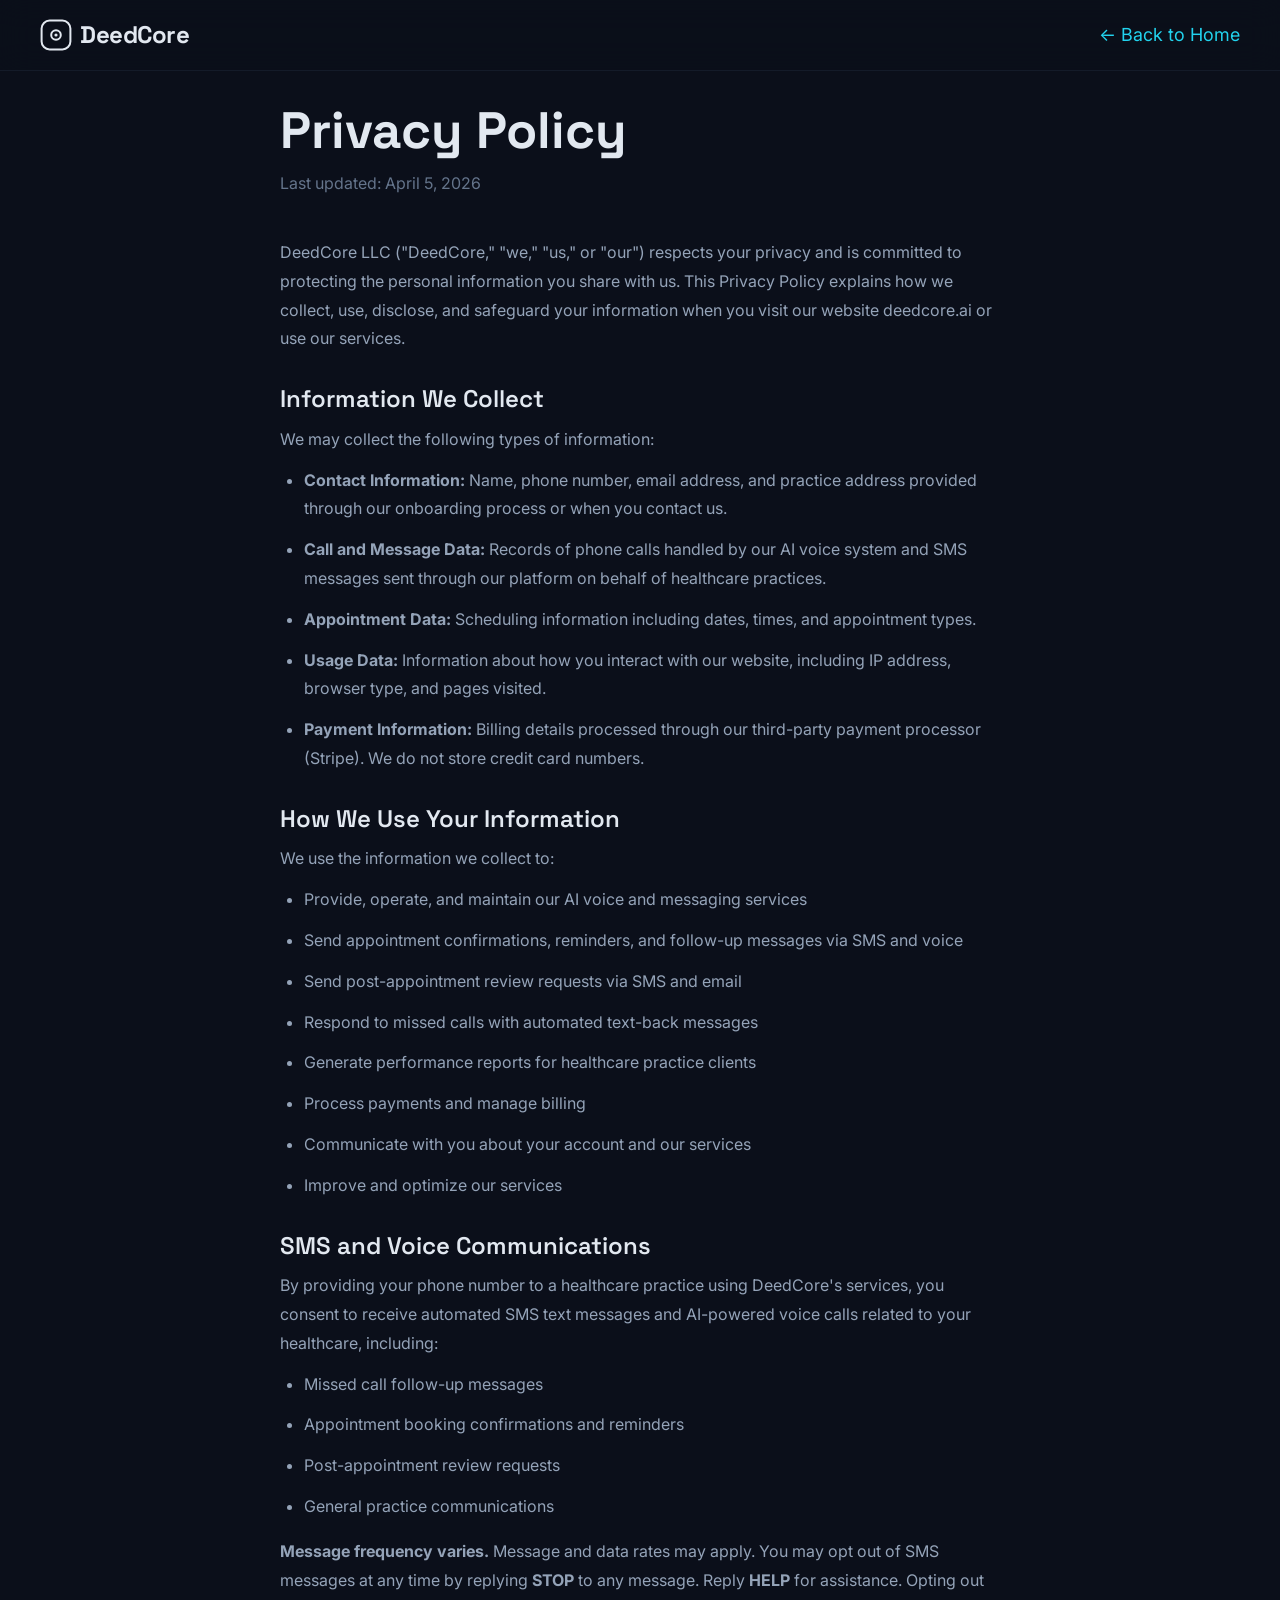
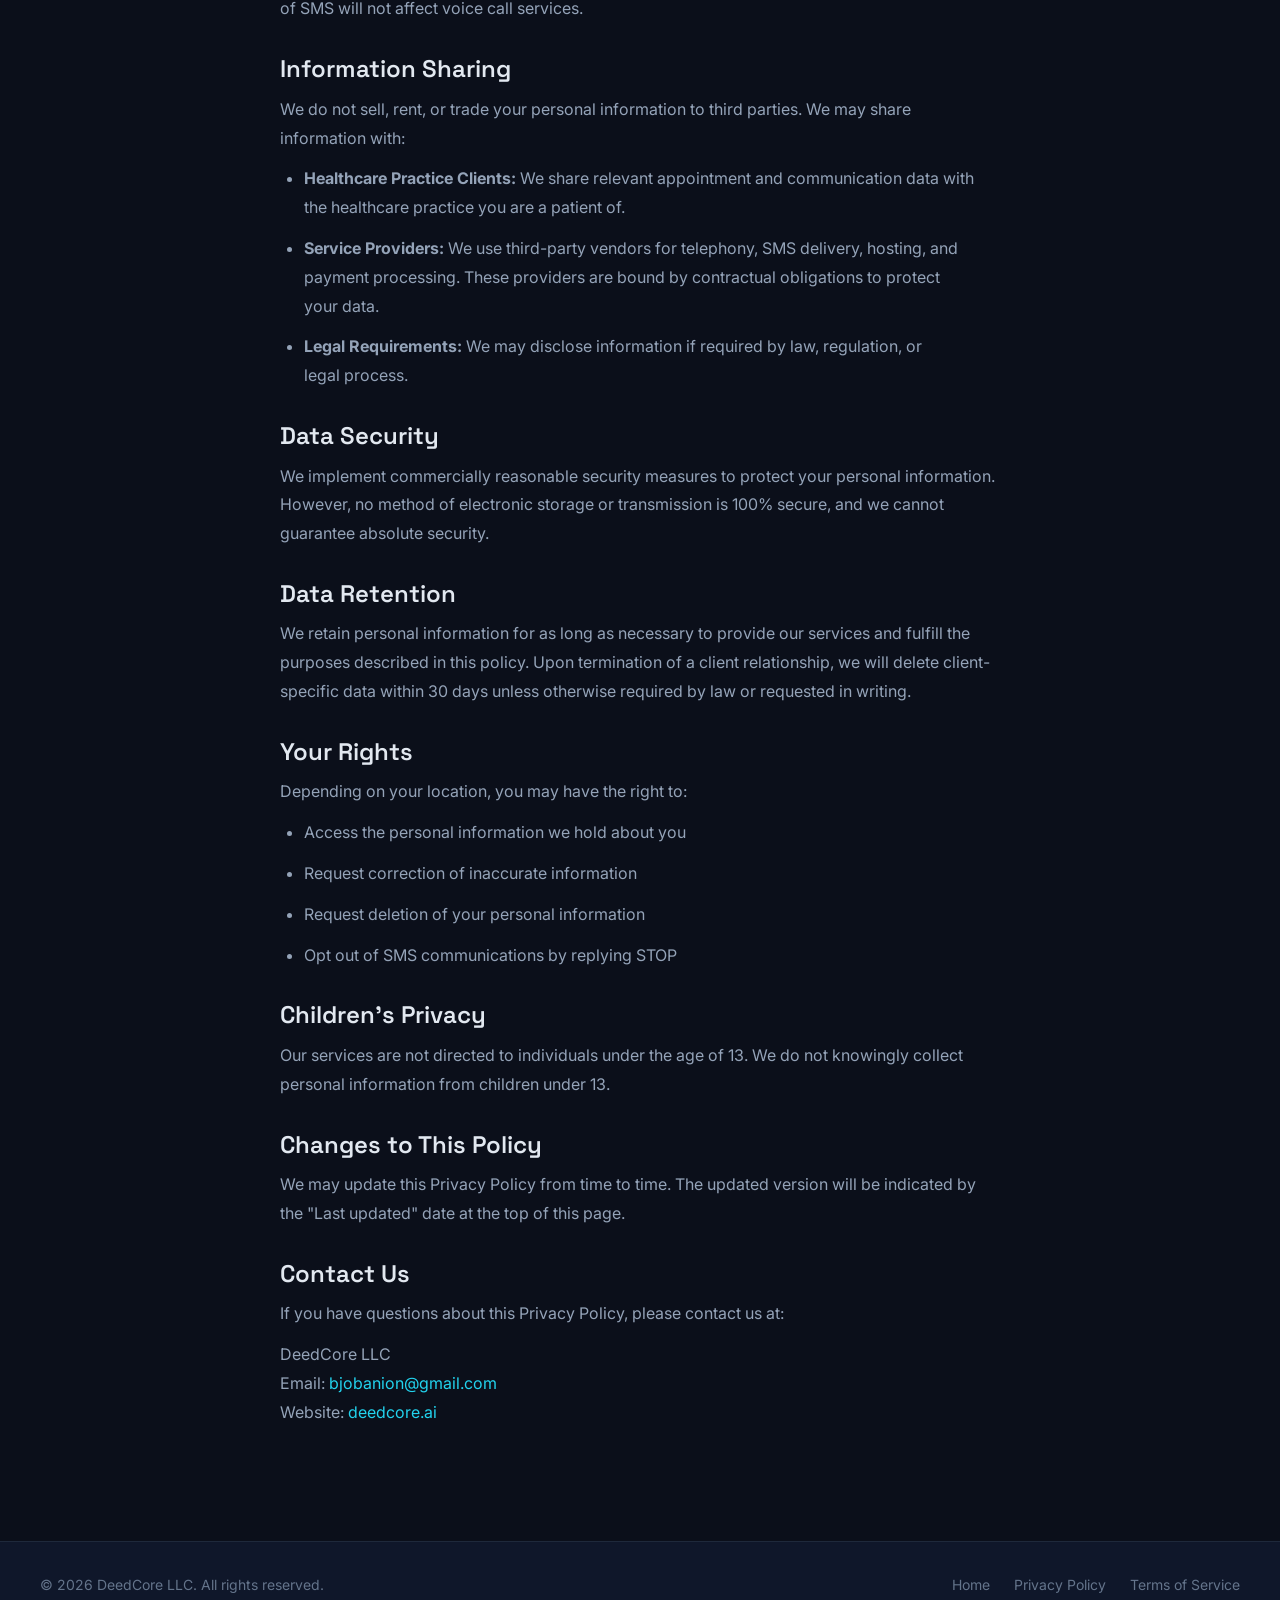
<file: privacy.html>
<!DOCTYPE html>
<html lang="en">
<head>
<meta charset="UTF-8">
<meta name="viewport" content="width=device-width, initial-scale=1.0">
<title>Privacy Policy — DeedCore</title>
<link rel="stylesheet" href="./base.css">
<link rel="stylesheet" href="./style.css">
<style>
  .legal { padding: clamp(var(--space-16), 8vw, var(--space-32)) var(--space-6); }
  .legal__inner { max-width: 720px; margin: 0 auto; }
  .legal__inner h1 { font-family: var(--font-display); font-size: var(--text-2xl); font-weight: 700; margin-bottom: var(--space-2); }
  .legal__inner .legal-date { font-size: var(--text-sm); color: var(--color-text-faint); margin-bottom: var(--space-10); }
  .legal__inner h2 { font-family: var(--font-display); font-size: var(--text-lg); font-weight: 600; margin-top: var(--space-8); margin-bottom: var(--space-3); }
  .legal__inner p, .legal__inner li { font-size: var(--text-sm); color: var(--color-text-muted); line-height: 1.8; margin-bottom: var(--space-3); }
  .legal__inner ul { padding-left: var(--space-6); margin-bottom: var(--space-4); }
  .legal__inner a { color: var(--color-primary); }
</style>
</head>
<body>

<nav class="nav">
  <div class="nav__inner">
    <a href="./index.html" class="nav__logo">
      <svg width="32" height="32" viewBox="0 0 40 40" fill="none" aria-label="DeedCore logo">
        <rect x="2" y="2" width="36" height="36" rx="10" stroke="currentColor" stroke-width="2.5"/>
        <circle cx="20" cy="20" r="6" stroke="currentColor" stroke-width="2.5"/>
        <circle cx="20" cy="20" r="2" fill="currentColor"/>
      </svg>
      DeedCore
    </a>
    <a href="./index.html" class="nav__back">← Back to Home</a>
  </div>
</nav>

<section class="legal">
  <div class="legal__inner">
    <h1>Privacy Policy</h1>
    <p class="legal-date">Last updated: April 5, 2026</p>

    <p>DeedCore LLC ("DeedCore," "we," "us," or "our") respects your privacy and is committed to protecting the personal information you share with us. This Privacy Policy explains how we collect, use, disclose, and safeguard your information when you visit our website deedcore.ai or use our services.</p>

    <h2>Information We Collect</h2>
    <p>We may collect the following types of information:</p>
    <ul>
      <li><strong>Contact Information:</strong> Name, phone number, email address, and practice address provided through our onboarding process or when you contact us.</li>
      <li><strong>Call and Message Data:</strong> Records of phone calls handled by our AI voice system and SMS messages sent through our platform on behalf of healthcare practices.</li>
      <li><strong>Appointment Data:</strong> Scheduling information including dates, times, and appointment types.</li>
      <li><strong>Usage Data:</strong> Information about how you interact with our website, including IP address, browser type, and pages visited.</li>
      <li><strong>Payment Information:</strong> Billing details processed through our third-party payment processor (Stripe). We do not store credit card numbers.</li>
    </ul>

    <h2>How We Use Your Information</h2>
    <p>We use the information we collect to:</p>
    <ul>
      <li>Provide, operate, and maintain our AI voice and messaging services</li>
      <li>Send appointment confirmations, reminders, and follow-up messages via SMS and voice</li>
      <li>Send post-appointment review requests via SMS and email</li>
      <li>Respond to missed calls with automated text-back messages</li>
      <li>Generate performance reports for healthcare practice clients</li>
      <li>Process payments and manage billing</li>
      <li>Communicate with you about your account and our services</li>
      <li>Improve and optimize our services</li>
    </ul>

    <h2>SMS and Voice Communications</h2>
    <p>By providing your phone number to a healthcare practice using DeedCore's services, you consent to receive automated SMS text messages and AI-powered voice calls related to your healthcare, including:</p>
    <ul>
      <li>Missed call follow-up messages</li>
      <li>Appointment booking confirmations and reminders</li>
      <li>Post-appointment review requests</li>
      <li>General practice communications</li>
    </ul>
    <p><strong>Message frequency varies.</strong> Message and data rates may apply. You may opt out of SMS messages at any time by replying <strong>STOP</strong> to any message. Reply <strong>HELP</strong> for assistance. Opting out of SMS will not affect voice call services.</p>

    <h2>Information Sharing</h2>
    <p>We do not sell, rent, or trade your personal information to third parties. We may share information with:</p>
    <ul>
      <li><strong>Healthcare Practice Clients:</strong> We share relevant appointment and communication data with the healthcare practice you are a patient of.</li>
      <li><strong>Service Providers:</strong> We use third-party vendors for telephony, SMS delivery, hosting, and payment processing. These providers are bound by contractual obligations to protect your data.</li>
      <li><strong>Legal Requirements:</strong> We may disclose information if required by law, regulation, or legal process.</li>
    </ul>

    <h2>Data Security</h2>
    <p>We implement commercially reasonable security measures to protect your personal information. However, no method of electronic storage or transmission is 100% secure, and we cannot guarantee absolute security.</p>

    <h2>Data Retention</h2>
    <p>We retain personal information for as long as necessary to provide our services and fulfill the purposes described in this policy. Upon termination of a client relationship, we will delete client-specific data within 30 days unless otherwise required by law or requested in writing.</p>

    <h2>Your Rights</h2>
    <p>Depending on your location, you may have the right to:</p>
    <ul>
      <li>Access the personal information we hold about you</li>
      <li>Request correction of inaccurate information</li>
      <li>Request deletion of your personal information</li>
      <li>Opt out of SMS communications by replying STOP</li>
    </ul>

    <h2>Children's Privacy</h2>
    <p>Our services are not directed to individuals under the age of 13. We do not knowingly collect personal information from children under 13.</p>

    <h2>Changes to This Policy</h2>
    <p>We may update this Privacy Policy from time to time. The updated version will be indicated by the "Last updated" date at the top of this page.</p>

    <h2>Contact Us</h2>
    <p>If you have questions about this Privacy Policy, please contact us at:</p>
    <p>
      DeedCore LLC<br>
      Email: <a href="mailto:bjobanion@gmail.com">bjobanion@gmail.com</a><br>
      Website: <a href="https://deedcore.ai">deedcore.ai</a>
    </p>
  </div>
</section>

<footer class="footer">
  <div class="footer__inner">
    <div class="footer__top">
      <div class="footer__left">
        <span class="footer__copyright">&copy; 2026 DeedCore LLC. All rights reserved.</span>
      </div>
      <div class="footer__links">
        <a href="./index.html">Home</a>
        <a href="./privacy.html">Privacy Policy</a>
        <a href="./terms.html">Terms of Service</a>
      </div>
    </div>
  </div>
</footer>

</body>
</html>
</file>
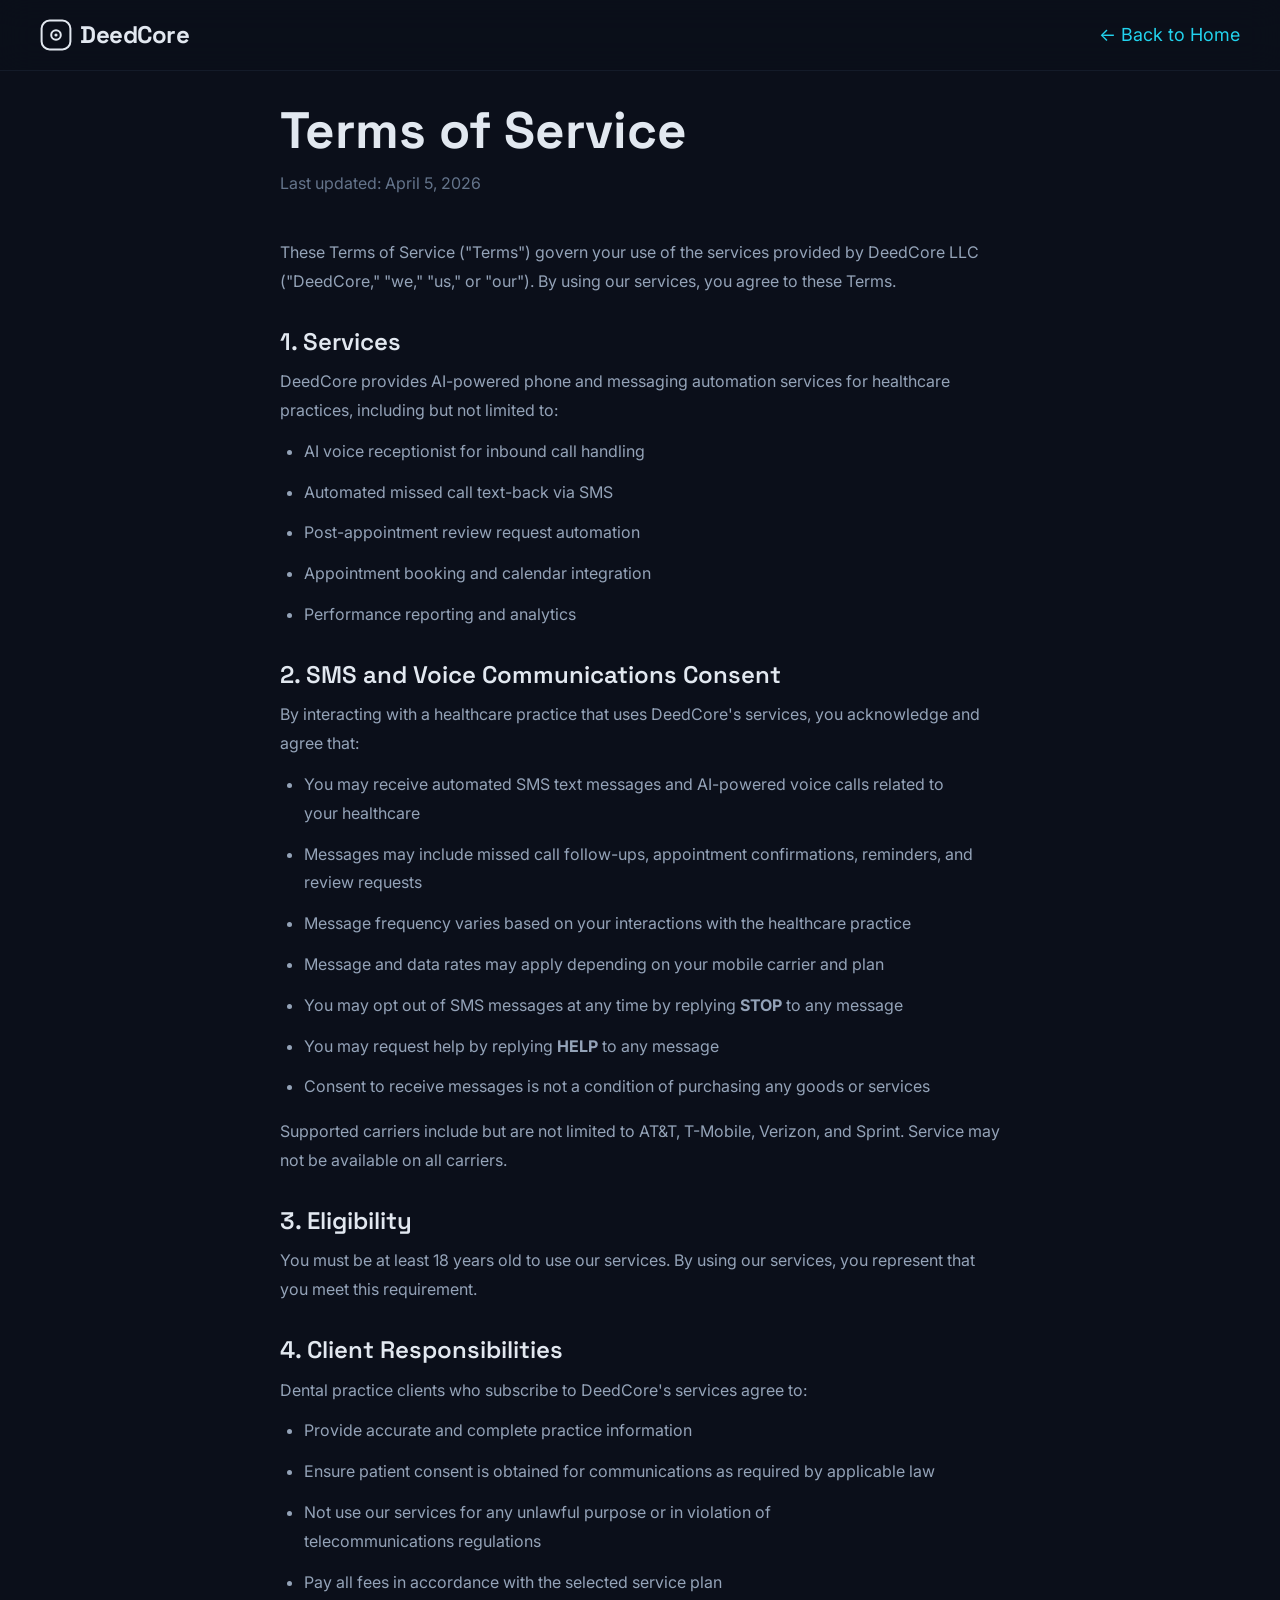
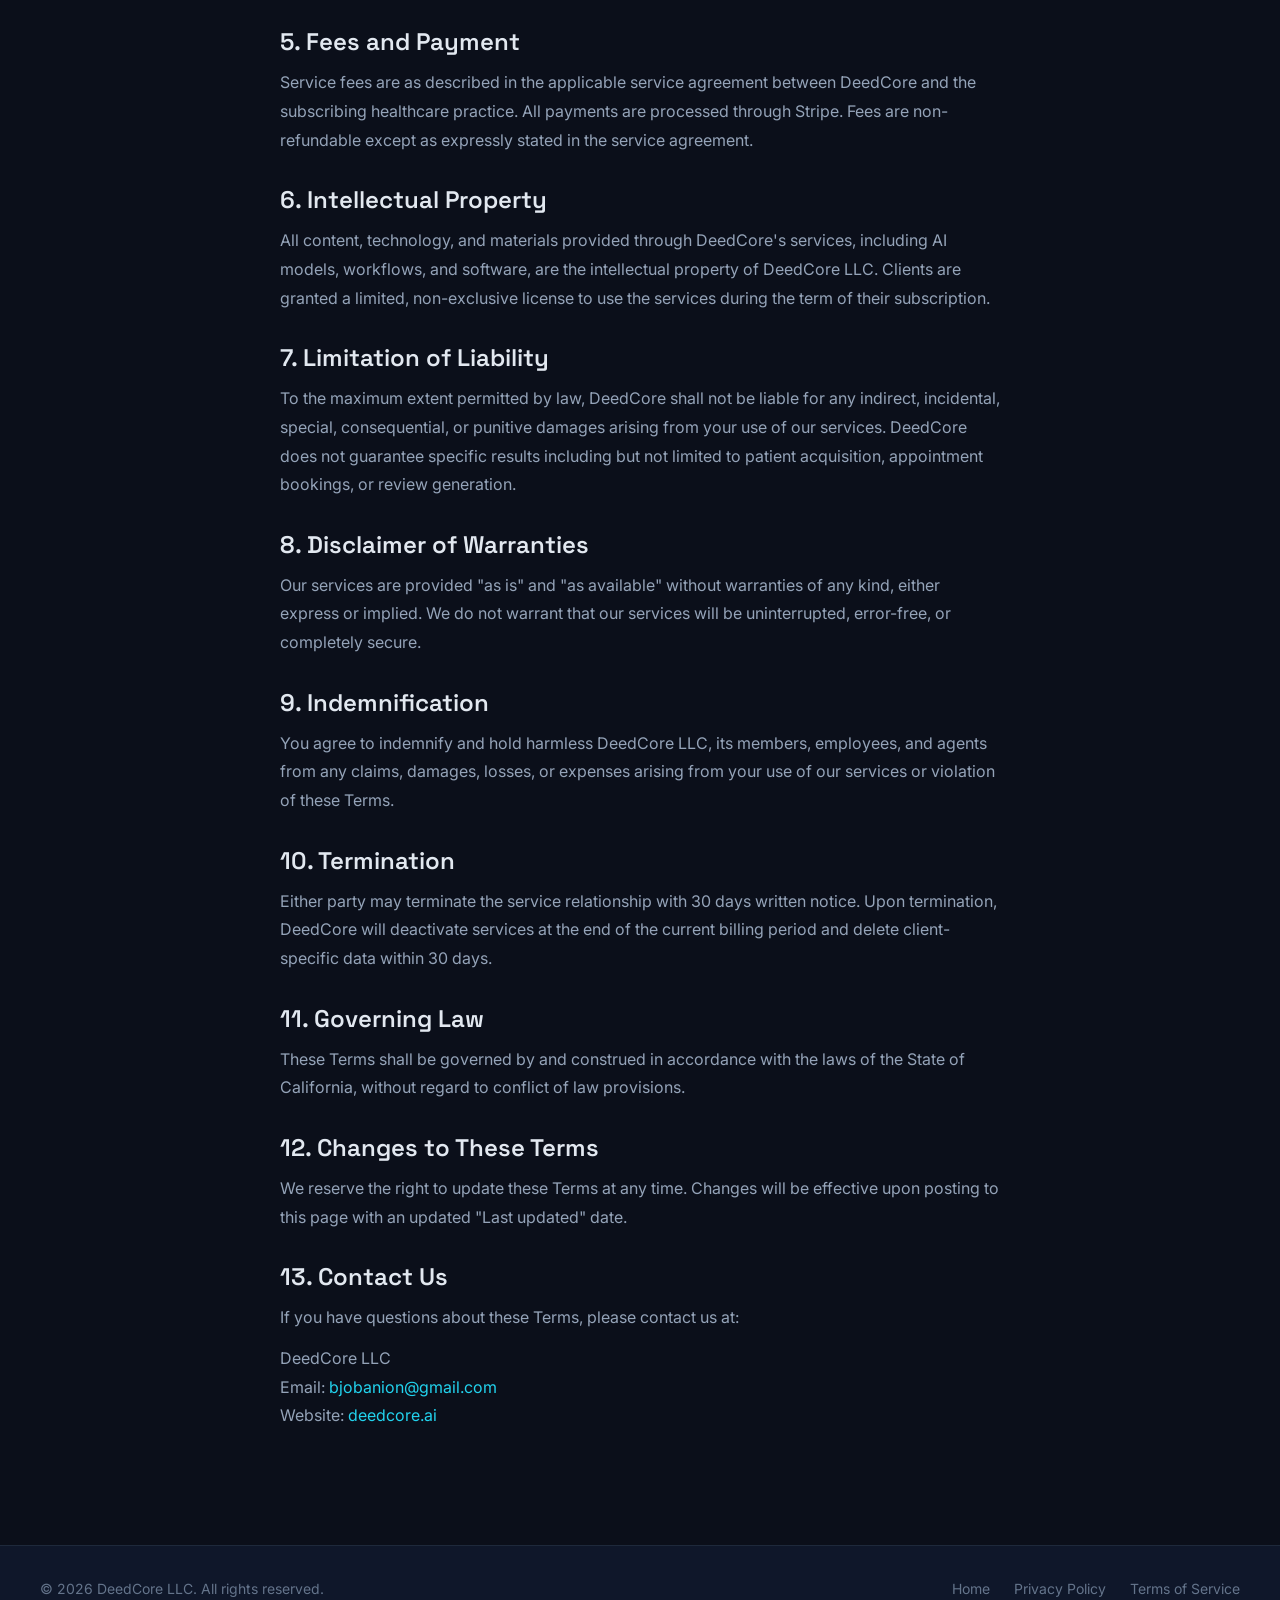
<file: terms.html>
<!DOCTYPE html>
<html lang="en">
<head>
<meta charset="UTF-8">
<meta name="viewport" content="width=device-width, initial-scale=1.0">
<title>Terms of Service — DeedCore</title>
<link rel="stylesheet" href="./base.css">
<link rel="stylesheet" href="./style.css">
<style>
  .legal { padding: clamp(var(--space-16), 8vw, var(--space-32)) var(--space-6); }
  .legal__inner { max-width: 720px; margin: 0 auto; }
  .legal__inner h1 { font-family: var(--font-display); font-size: var(--text-2xl); font-weight: 700; margin-bottom: var(--space-2); }
  .legal__inner .legal-date { font-size: var(--text-sm); color: var(--color-text-faint); margin-bottom: var(--space-10); }
  .legal__inner h2 { font-family: var(--font-display); font-size: var(--text-lg); font-weight: 600; margin-top: var(--space-8); margin-bottom: var(--space-3); }
  .legal__inner p, .legal__inner li { font-size: var(--text-sm); color: var(--color-text-muted); line-height: 1.8; margin-bottom: var(--space-3); }
  .legal__inner ul { padding-left: var(--space-6); margin-bottom: var(--space-4); }
  .legal__inner a { color: var(--color-primary); }
</style>
</head>
<body>

<nav class="nav">
  <div class="nav__inner">
    <a href="./index.html" class="nav__logo">
      <svg width="32" height="32" viewBox="0 0 40 40" fill="none" aria-label="DeedCore logo">
        <rect x="2" y="2" width="36" height="36" rx="10" stroke="currentColor" stroke-width="2.5"/>
        <circle cx="20" cy="20" r="6" stroke="currentColor" stroke-width="2.5"/>
        <circle cx="20" cy="20" r="2" fill="currentColor"/>
      </svg>
      DeedCore
    </a>
    <a href="./index.html" class="nav__back">← Back to Home</a>
  </div>
</nav>

<section class="legal">
  <div class="legal__inner">
    <h1>Terms of Service</h1>
    <p class="legal-date">Last updated: April 5, 2026</p>

    <p>These Terms of Service ("Terms") govern your use of the services provided by DeedCore LLC ("DeedCore," "we," "us," or "our"). By using our services, you agree to these Terms.</p>

    <h2>1. Services</h2>
    <p>DeedCore provides AI-powered phone and messaging automation services for healthcare practices, including but not limited to:</p>
    <ul>
      <li>AI voice receptionist for inbound call handling</li>
      <li>Automated missed call text-back via SMS</li>
      <li>Post-appointment review request automation</li>
      <li>Appointment booking and calendar integration</li>
      <li>Performance reporting and analytics</li>
    </ul>

    <h2>2. SMS and Voice Communications Consent</h2>
    <p>By interacting with a healthcare practice that uses DeedCore's services, you acknowledge and agree that:</p>
    <ul>
      <li>You may receive automated SMS text messages and AI-powered voice calls related to your healthcare</li>
      <li>Messages may include missed call follow-ups, appointment confirmations, reminders, and review requests</li>
      <li>Message frequency varies based on your interactions with the healthcare practice</li>
      <li>Message and data rates may apply depending on your mobile carrier and plan</li>
      <li>You may opt out of SMS messages at any time by replying <strong>STOP</strong> to any message</li>
      <li>You may request help by replying <strong>HELP</strong> to any message</li>
      <li>Consent to receive messages is not a condition of purchasing any goods or services</li>
    </ul>
    <p>Supported carriers include but are not limited to AT&T, T-Mobile, Verizon, and Sprint. Service may not be available on all carriers.</p>

    <h2>3. Eligibility</h2>
    <p>You must be at least 18 years old to use our services. By using our services, you represent that you meet this requirement.</p>

    <h2>4. Client Responsibilities</h2>
    <p>Dental practice clients who subscribe to DeedCore's services agree to:</p>
    <ul>
      <li>Provide accurate and complete practice information</li>
      <li>Ensure patient consent is obtained for communications as required by applicable law</li>
      <li>Not use our services for any unlawful purpose or in violation of telecommunications regulations</li>
      <li>Pay all fees in accordance with the selected service plan</li>
    </ul>

    <h2>5. Fees and Payment</h2>
    <p>Service fees are as described in the applicable service agreement between DeedCore and the subscribing healthcare practice. All payments are processed through Stripe. Fees are non-refundable except as expressly stated in the service agreement.</p>

    <h2>6. Intellectual Property</h2>
    <p>All content, technology, and materials provided through DeedCore's services, including AI models, workflows, and software, are the intellectual property of DeedCore LLC. Clients are granted a limited, non-exclusive license to use the services during the term of their subscription.</p>

    <h2>7. Limitation of Liability</h2>
    <p>To the maximum extent permitted by law, DeedCore shall not be liable for any indirect, incidental, special, consequential, or punitive damages arising from your use of our services. DeedCore does not guarantee specific results including but not limited to patient acquisition, appointment bookings, or review generation.</p>

    <h2>8. Disclaimer of Warranties</h2>
    <p>Our services are provided "as is" and "as available" without warranties of any kind, either express or implied. We do not warrant that our services will be uninterrupted, error-free, or completely secure.</p>

    <h2>9. Indemnification</h2>
    <p>You agree to indemnify and hold harmless DeedCore LLC, its members, employees, and agents from any claims, damages, losses, or expenses arising from your use of our services or violation of these Terms.</p>

    <h2>10. Termination</h2>
    <p>Either party may terminate the service relationship with 30 days written notice. Upon termination, DeedCore will deactivate services at the end of the current billing period and delete client-specific data within 30 days.</p>

    <h2>11. Governing Law</h2>
    <p>These Terms shall be governed by and construed in accordance with the laws of the State of California, without regard to conflict of law provisions.</p>

    <h2>12. Changes to These Terms</h2>
    <p>We reserve the right to update these Terms at any time. Changes will be effective upon posting to this page with an updated "Last updated" date.</p>

    <h2>13. Contact Us</h2>
    <p>If you have questions about these Terms, please contact us at:</p>
    <p>
      DeedCore LLC<br>
      Email: <a href="mailto:bjobanion@gmail.com">bjobanion@gmail.com</a><br>
      Website: <a href="https://deedcore.ai">deedcore.ai</a>
    </p>
  </div>
</section>

<footer class="footer">
  <div class="footer__inner">
    <div class="footer__top">
      <div class="footer__left">
        <span class="footer__copyright">&copy; 2026 DeedCore LLC. All rights reserved.</span>
      </div>
      <div class="footer__links">
        <a href="./index.html">Home</a>
        <a href="./privacy.html">Privacy Policy</a>
        <a href="./terms.html">Terms of Service</a>
      </div>
    </div>
  </div>
</footer>

</body>
</html>
</file>
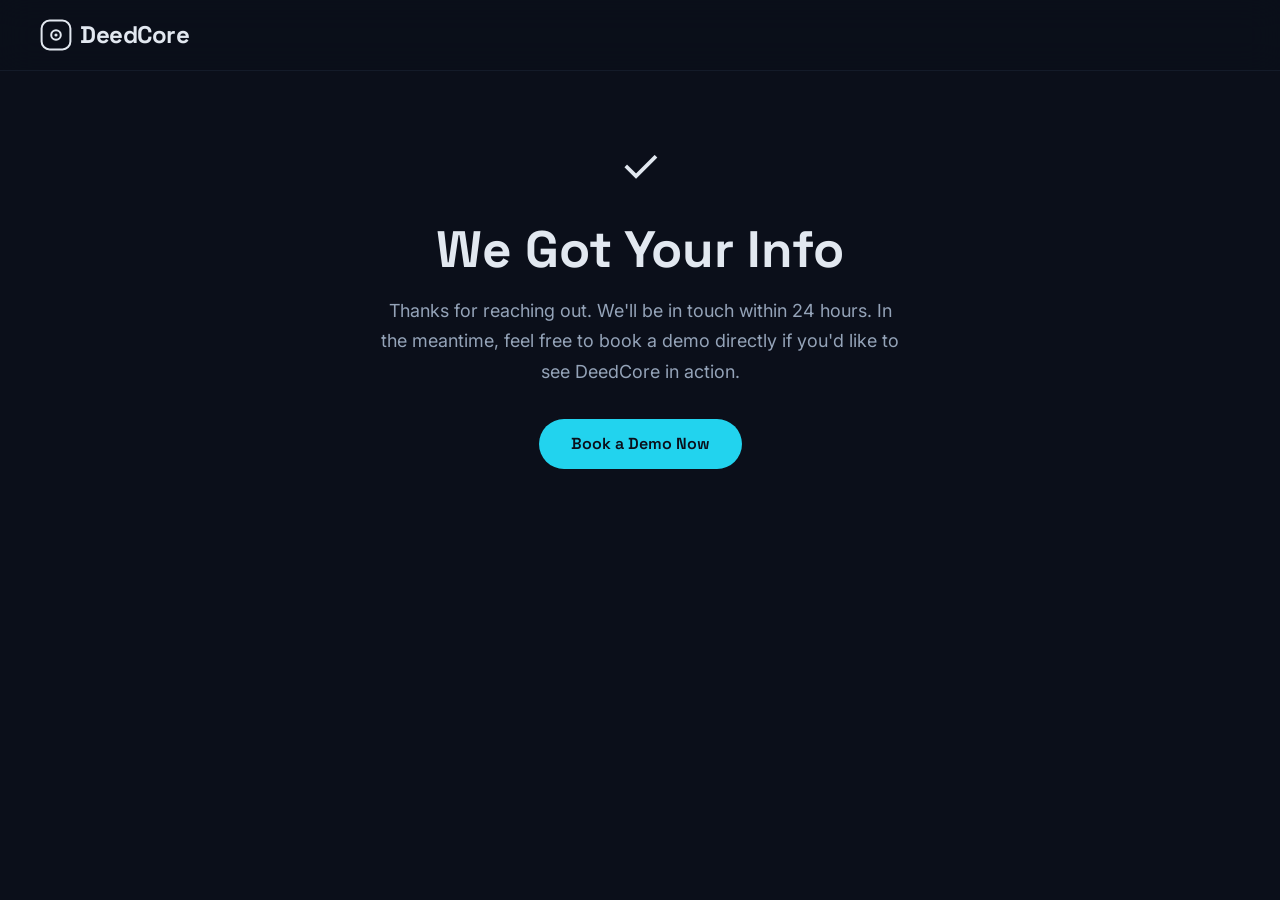
<file: thanks.html>
<!DOCTYPE html>
<html lang="en">
<head>
<meta charset="UTF-8">
<meta name="viewport" content="width=device-width, initial-scale=1.0">
<title>Thank You — DeedCore</title>
<link rel="stylesheet" href="./base.css">
<link rel="stylesheet" href="./style.css">
<style>
  .thanks { padding: clamp(var(--space-16), 12vw, var(--space-32)) var(--space-6); text-align: center; min-height: 60vh; display: flex; align-items: center; justify-content: center; }
  .thanks__inner { max-width: 520px; margin: 0 auto; }
  .thanks__icon { font-size: 3rem; margin-bottom: var(--space-4); }
  .thanks__title { font-family: var(--font-display); font-size: var(--text-2xl); font-weight: 700; margin-bottom: var(--space-4); }
  .thanks__text { font-size: var(--text-base); color: var(--color-text-muted); line-height: 1.7; margin-bottom: var(--space-8); }
  .thanks__cta { display: inline-flex; gap: var(--space-2); }
</style>
</head>
<body>

<nav class="nav">
  <div class="nav__inner">
    <a href="./index.html" class="nav__logo">
      <svg width="32" height="32" viewBox="0 0 40 40" fill="none" aria-label="DeedCore logo">
        <rect x="2" y="2" width="36" height="36" rx="10" stroke="currentColor" stroke-width="2.5"/>
        <circle cx="20" cy="20" r="6" stroke="currentColor" stroke-width="2.5"/>
        <circle cx="20" cy="20" r="2" fill="currentColor"/>
      </svg>
      DeedCore
    </a>
  </div>
</nav>

<section class="thanks">
  <div class="thanks__inner">
    <div class="thanks__icon">&#10003;</div>
    <h1 class="thanks__title">We Got Your Info</h1>
    <p class="thanks__text">Thanks for reaching out. We'll be in touch within 24 hours. In the meantime, feel free to book a demo directly if you'd like to see DeedCore in action.</p>
    <a href="https://calendly.com/bobanion" target="_blank" rel="noopener noreferrer" class="btn-primary thanks__cta">
      Book a Demo Now
    </a>
  </div>
</section>

</body>
</html>
</file>
<file: base.css>
/* base.css */
*, *::before, *::after { box-sizing: border-box; margin: 0; padding: 0; }

html {
  -moz-text-size-adjust: none;
  -webkit-text-size-adjust: none;
  text-size-adjust: none;
  -webkit-font-smoothing: antialiased;
  -moz-osx-font-smoothing: grayscale;
  text-rendering: optimizeLegibility;
  scroll-behavior: smooth;
  hanging-punctuation: first last;
  scroll-padding-top: 5rem;
}

body {
  min-height: 100dvh;
  line-height: 1.6;
  font-family: var(--font-body, sans-serif);
  font-size: var(--text-base);
  color: var(--color-text);
  background-color: var(--color-bg);
}

img, picture, video, canvas, svg { display: block; max-width: 100%; height: auto; }
ul[role="list"], ol[role="list"] { list-style: none; }
input, button, textarea, select { font: inherit; color: inherit; }

h1, h2, h3, h4, h5, h6 { text-wrap: balance; line-height: 1.15; }
p, li, figcaption { text-wrap: pretty; max-width: 72ch; }

::selection {
  background: oklch(from var(--color-primary) l c h / 0.25);
  color: var(--color-text);
}

:focus-visible {
  outline: 2px solid var(--color-primary);
  outline-offset: 3px;
  border-radius: var(--radius-sm);
}

@media (prefers-reduced-motion: reduce) {
  *, *::before, *::after {
    animation-duration: 0.01ms !important;
    animation-iteration-count: 1 !important;
    transition-duration: 0.01ms !important;
    scroll-behavior: auto !important;
  }
}

button { cursor: pointer; background: none; border: none; }
table { border-collapse: collapse; width: 100%; }

a, button, [role="button"], [role="link"], input, textarea, select {
  transition: color var(--transition-interactive),
              background var(--transition-interactive),
              border-color var(--transition-interactive),
              box-shadow var(--transition-interactive);
}

.sr-only {
  position: absolute; width: 1px; height: 1px; padding: 0; margin: -1px;
  overflow: hidden; clip: rect(0, 0, 0, 0); white-space: nowrap; border-width: 0;
}
</file>
<file: style.css>
/* ========================
   DeedCore — Design Tokens
   ======================== */

@import url('https://fonts.googleapis.com/css2?family=Inter:wght@300;400;500;600;700&family=Space+Grotesk:wght@400;500;600;700&display=swap');

:root {
  /* Typography */
  --font-body: 'Inter', -apple-system, BlinkMacSystemFont, 'Segoe UI', sans-serif;
  --font-display: 'Space Grotesk', -apple-system, BlinkMacSystemFont, sans-serif;

  /* Type Scale */
  --text-xs:   clamp(0.75rem,  0.7rem  + 0.25vw, 0.875rem);
  --text-sm:   clamp(0.875rem, 0.8rem  + 0.35vw, 1rem);
  --text-base: clamp(1rem,     0.95rem + 0.25vw, 1.125rem);
  --text-lg:   clamp(1.125rem, 1rem    + 0.75vw, 1.5rem);
  --text-xl:   clamp(1.5rem,   1.2rem  + 1.25vw, 2.25rem);
  --text-2xl:  clamp(2rem,     1.2rem  + 2.5vw,  3.5rem);
  --text-3xl:  clamp(2.5rem,   1rem    + 4vw,    5rem);

  /* Spacing */
  --space-1:  0.25rem;
  --space-2:  0.5rem;
  --space-3:  0.75rem;
  --space-4:  1rem;
  --space-5:  1.25rem;
  --space-6:  1.5rem;
  --space-8:  2rem;
  --space-10: 2.5rem;
  --space-12: 3rem;
  --space-16: 4rem;
  --space-20: 5rem;
  --space-24: 6rem;
  --space-32: 8rem;

  /* Dark palette — dark site by default */
  --color-bg:             #0b0f1a;
  --color-surface:        #111827;
  --color-surface-2:      #1e293b;
  --color-surface-offset: #0f172a;
  --color-border:         #1e293b;
  --color-divider:        #1e293b;

  --color-text:           #e2e8f0;
  --color-text-muted:     #94a3b8;
  --color-text-faint:     #64748b;

  --color-primary:        #22d3ee;
  --color-primary-hover:  #06b6d4;
  --color-primary-active: #0891b2;
  --color-primary-glow:   rgba(34, 211, 238, 0.15);

  /* Radius */
  --radius-sm: 0.375rem;
  --radius-md: 0.5rem;
  --radius-lg: 0.75rem;
  --radius-xl: 1rem;
  --radius-2xl: 1.5rem;
  --radius-full: 9999px;

  /* Transitions */
  --transition-interactive: 180ms cubic-bezier(0.16, 1, 0.3, 1);

  /* Shadows */
  --shadow-sm: 0 1px 2px rgba(0,0,0,0.3);
  --shadow-md: 0 4px 12px rgba(0,0,0,0.4);
  --shadow-lg: 0 12px 32px rgba(0,0,0,0.5);
  --shadow-glow: 0 0 40px rgba(34, 211, 238, 0.15), 0 0 80px rgba(34, 211, 238, 0.05);

  /* Content widths */
  --content-narrow: 640px;
  --content-default: 960px;
  --content-wide: 1200px;
}


/* ========================
   Global Styles
   ======================== */

body {
  background: var(--color-bg);
  color: var(--color-text);
}

a {
  color: var(--color-primary);
  text-decoration: none;
}
a:hover {
  color: var(--color-primary-hover);
}


/* ========================
   Navigation
   ======================== */

.nav {
  position: fixed;
  top: 0;
  left: 0;
  right: 0;
  z-index: 100;
  padding: var(--space-4) var(--space-6);
  background: rgba(11, 15, 26, 0.8);
  backdrop-filter: blur(16px);
  -webkit-backdrop-filter: blur(16px);
  border-bottom: 1px solid rgba(30, 41, 59, 0.5);
  transition: transform 0.3s cubic-bezier(0.16, 1, 0.3, 1),
              box-shadow 0.3s cubic-bezier(0.16, 1, 0.3, 1);
}

.nav__inner {
  max-width: var(--content-wide);
  margin: 0 auto;
  display: flex;
  align-items: center;
  justify-content: space-between;
}

.nav__logo {
  display: flex;
  align-items: center;
  gap: var(--space-2);
  font-family: var(--font-display);
  font-size: var(--text-lg);
  font-weight: 700;
  color: var(--color-text);
  letter-spacing: -0.02em;
}

.nav__logo svg {
  width: 32px;
  height: 32px;
}

.nav__links {
  display: flex;
  align-items: center;
  gap: var(--space-8);
  list-style: none;
}

.nav__links a {
  font-size: var(--text-sm);
  color: var(--color-text-muted);
  transition: color var(--transition-interactive);
}
.nav__links a:hover {
  color: var(--color-text);
}

.nav__cta {
  font-size: var(--text-sm);
  font-weight: 600;
  padding: var(--space-2) var(--space-5);
  background: var(--color-primary);
  color: #0b0f1a;
  border-radius: var(--radius-full);
  transition: background var(--transition-interactive),
              transform var(--transition-interactive),
              box-shadow var(--transition-interactive);
  display: inline-block;
}
.nav__cta:hover {
  background: var(--color-primary-hover);
  color: #0b0f1a;
  transform: translateY(-1px);
  box-shadow: var(--shadow-glow);
}
.nav__cta:active {
  transform: translateY(0);
}

.nav__mobile-toggle {
  display: none;
  flex-direction: column;
  gap: 5px;
  padding: var(--space-2);
}
.nav__mobile-toggle span {
  display: block;
  width: 24px;
  height: 2px;
  background: var(--color-text);
  transition: transform 0.3s, opacity 0.3s;
}


/* ========================
   Lamp Hero Section
   ======================== */

.lamp-hero {
  position: relative;
  min-height: 100vh;
  display: flex;
  flex-direction: column;
  align-items: center;
  justify-content: center;
  overflow: hidden;
  background: var(--color-surface-offset);
  padding-top: 5rem;
}

.lamp-container {
  position: relative;
  width: 100%;
  flex: 1;
  display: flex;
  align-items: center;
  justify-content: center;
  transform: scaleY(1.25);
  isolation: isolate;
}

/* Left conic gradient */
.lamp-left {
  position: absolute;
  inset: auto;
  right: 50%;
  height: 14rem;
  width: 30rem;
  background: conic-gradient(from 70deg at center top, #22d3ee, transparent, transparent);
  opacity: 0;
  animation: lamp-expand 0.8s ease-in-out 0.3s forwards;
}

/* Right conic gradient */
.lamp-right {
  position: absolute;
  inset: auto;
  left: 50%;
  height: 14rem;
  width: 30rem;
  background: conic-gradient(from 290deg at center top, transparent, transparent, #22d3ee);
  opacity: 0;
  animation: lamp-expand 0.8s ease-in-out 0.3s forwards;
}

@keyframes lamp-expand {
  from {
    opacity: 0.5;
    width: 15rem;
  }
  to {
    opacity: 1;
    width: 30rem;
  }
}

/* Mask edges */
.lamp-left::before,
.lamp-right::before {
  content: '';
  position: absolute;
  bottom: 0;
  width: 100%;
  height: 10rem;
  background: var(--color-surface-offset);
  z-index: 20;
  mask-image: linear-gradient(to top, white, transparent);
  -webkit-mask-image: linear-gradient(to top, white, transparent);
}

.lamp-left::after {
  content: '';
  position: absolute;
  left: 0;
  bottom: 0;
  width: 10rem;
  height: 100%;
  background: var(--color-surface-offset);
  z-index: 20;
  mask-image: linear-gradient(to right, white, transparent);
  -webkit-mask-image: linear-gradient(to right, white, transparent);
}

.lamp-right::after {
  content: '';
  position: absolute;
  right: 0;
  bottom: 0;
  width: 10rem;
  height: 100%;
  background: var(--color-surface-offset);
  z-index: 20;
  mask-image: linear-gradient(to left, white, transparent);
  -webkit-mask-image: linear-gradient(to left, white, transparent);
}

/* Dark overlays */
.lamp-bg-blur {
  position: absolute;
  top: 50%;
  width: 100%;
  height: 12rem;
  transform: translateY(3rem) scaleX(1.5);
  background: var(--color-surface-offset);
  filter: blur(40px);
}

.lamp-bg-backdrop {
  position: absolute;
  top: 50%;
  z-index: 50;
  width: 100%;
  height: 12rem;
  background: transparent;
  opacity: 0.1;
  backdrop-filter: blur(12px);
  -webkit-backdrop-filter: blur(12px);
}

/* Glow elements */
.lamp-glow-wide {
  position: absolute;
  inset: auto;
  z-index: 50;
  width: 28rem;
  height: 9rem;
  transform: translateY(-50%);
  border-radius: 9999px;
  background: #22d3ee;
  opacity: 0.5;
  filter: blur(48px);
}

.lamp-glow-core {
  position: absolute;
  inset: auto;
  z-index: 30;
  width: 16rem;
  height: 9rem;
  transform: translateY(-6rem);
  border-radius: 9999px;
  background: #67e8f9;
  filter: blur(32px);
  opacity: 0;
  animation: lamp-core-expand 0.8s ease-in-out 0.3s forwards;
}

@keyframes lamp-core-expand {
  from {
    width: 8rem;
    opacity: 0;
  }
  to {
    width: 16rem;
    opacity: 1;
  }
}

.lamp-line {
  position: absolute;
  inset: auto;
  z-index: 50;
  width: 30rem;
  height: 2px;
  transform: translateY(-7rem);
  background: #67e8f9;
  opacity: 0;
  animation: lamp-line-expand 0.8s ease-in-out 0.3s forwards;
}

@keyframes lamp-line-expand {
  from {
    width: 15rem;
    opacity: 0.5;
  }
  to {
    width: 30rem;
    opacity: 1;
  }
}

.lamp-dark-top {
  position: absolute;
  inset: auto;
  z-index: 40;
  width: 100%;
  height: 11rem;
  transform: translateY(-12.5rem);
  background: var(--color-surface-offset);
}

/* Hero content */
.lamp-hero__content {
  position: relative;
  z-index: 50;
  display: flex;
  flex-direction: column;
  align-items: center;
  transform: translateY(-20rem);
  padding: 0 var(--space-5);
  text-align: center;
  opacity: 0;
  animation: hero-content-reveal 0.8s ease-in-out 0.5s forwards;
}

@keyframes hero-content-reveal {
  from {
    opacity: 0.5;
    transform: translateY(-14rem);
  }
  to {
    opacity: 1;
    transform: translateY(-20rem);
  }
}

.lamp-hero__title {
  font-family: var(--font-display);
  font-size: var(--text-3xl);
  font-weight: 700;
  letter-spacing: -0.03em;
  line-height: 1.1;
  background: linear-gradient(to bottom right, #cbd5e1, #64748b);
  -webkit-background-clip: text;
  -webkit-text-fill-color: transparent;
  background-clip: text;
  padding: var(--space-2) 0;
}

.lamp-hero__title span {
  background: linear-gradient(to bottom right, #22d3ee, #06b6d4);
  -webkit-background-clip: text;
  -webkit-text-fill-color: transparent;
  background-clip: text;
}

.lamp-hero__subtitle {
  margin-top: var(--space-6);
  font-size: var(--text-lg);
  color: var(--color-text-muted);
  max-width: 600px;
  line-height: 1.6;
}

.lamp-hero__cta-group {
  display: flex;
  gap: var(--space-4);
  margin-top: var(--space-8);
  flex-wrap: wrap;
  justify-content: center;
}

.btn-primary {
  display: inline-flex;
  align-items: center;
  gap: var(--space-2);
  padding: var(--space-3) var(--space-8);
  font-family: var(--font-display);
  font-size: var(--text-sm);
  font-weight: 600;
  background: var(--color-primary);
  color: #0b0f1a;
  border-radius: var(--radius-full);
  transition: background var(--transition-interactive),
              transform var(--transition-interactive),
              box-shadow var(--transition-interactive);
}
.btn-primary:hover {
  background: var(--color-primary-hover);
  color: #0b0f1a;
  transform: translateY(-2px);
  box-shadow: var(--shadow-glow);
}
.btn-primary:active {
  transform: translateY(0);
}

.btn-secondary {
  display: inline-flex;
  align-items: center;
  gap: var(--space-2);
  padding: var(--space-3) var(--space-8);
  font-family: var(--font-display);
  font-size: var(--text-sm);
  font-weight: 600;
  background: transparent;
  color: var(--color-text);
  border: 1px solid var(--color-border);
  border-radius: var(--radius-full);
  transition: border-color var(--transition-interactive),
              background var(--transition-interactive),
              transform var(--transition-interactive);
}
.btn-secondary:hover {
  border-color: var(--color-text-muted);
  background: rgba(255,255,255,0.03);
  transform: translateY(-1px);
}
.btn-secondary:active {
  transform: translateY(0);
}


/* ========================
   Social Proof Bar
   ======================== */

.social-proof {
  padding: var(--space-12) var(--space-6);
  background: var(--color-bg);
  border-top: 1px solid var(--color-border);
  border-bottom: 1px solid var(--color-border);
  text-align: center;
}

.social-proof__label {
  font-size: var(--text-xs);
  text-transform: uppercase;
  letter-spacing: 0.1em;
  color: var(--color-text-faint);
  margin-bottom: var(--space-8);
}

.social-proof__stats {
  display: flex;
  justify-content: center;
  gap: var(--space-16);
  flex-wrap: wrap;
  max-width: var(--content-wide);
  margin: 0 auto;
}

.stat {
  text-align: center;
}

.stat__number {
  font-family: var(--font-display);
  font-size: var(--text-2xl);
  font-weight: 700;
  color: var(--color-primary);
  letter-spacing: -0.02em;
}

.stat__label {
  font-size: var(--text-sm);
  color: var(--color-text-muted);
  margin-top: var(--space-1);
}


/* ========================
   Problem Section
   ======================== */

.problem {
  padding: clamp(var(--space-16), 8vw, var(--space-32)) var(--space-6);
  background: var(--color-bg);
}

.problem__inner {
  max-width: var(--content-default);
  margin: 0 auto;
  text-align: center;
}

.section-label {
  font-size: var(--text-xs);
  text-transform: uppercase;
  letter-spacing: 0.15em;
  color: var(--color-primary);
  font-weight: 600;
  margin-bottom: var(--space-4);
}

.section-title {
  font-family: var(--font-display);
  font-size: var(--text-2xl);
  font-weight: 700;
  color: var(--color-text);
  letter-spacing: -0.02em;
  margin-bottom: var(--space-6);
}

.section-subtitle {
  font-size: var(--text-base);
  color: var(--color-text-muted);
  max-width: 640px;
  margin: 0 auto var(--space-12);
  line-height: 1.7;
}

.problem__grid {
  display: grid;
  grid-template-columns: repeat(3, 1fr);
  gap: var(--space-6);
}

.problem__card {
  background: var(--color-surface);
  border: 1px solid var(--color-border);
  border-radius: var(--radius-xl);
  padding: var(--space-8);
  text-align: left;
  transition: border-color var(--transition-interactive),
              box-shadow var(--transition-interactive);
}
.problem__card:hover {
  border-color: rgba(34, 211, 238, 0.2);
  box-shadow: 0 0 30px rgba(34, 211, 238, 0.05);
}

.problem__card-icon {
  width: 48px;
  height: 48px;
  border-radius: var(--radius-lg);
  background: rgba(34, 211, 238, 0.1);
  display: flex;
  align-items: center;
  justify-content: center;
  margin-bottom: var(--space-5);
  color: var(--color-primary);
}

.problem__card-title {
  font-family: var(--font-display);
  font-size: var(--text-lg);
  font-weight: 600;
  margin-bottom: var(--space-3);
  color: var(--color-text);
}

.problem__card-text {
  font-size: var(--text-sm);
  color: var(--color-text-muted);
  line-height: 1.7;
}


/* ========================
   Solution/Features Section
   ======================== */

.features {
  padding: clamp(var(--space-16), 8vw, var(--space-32)) var(--space-6);
  background: var(--color-surface-offset);
}

.features__inner {
  max-width: var(--content-wide);
  margin: 0 auto;
}

.features__header {
  text-align: center;
  margin-bottom: var(--space-16);
}

.features__grid {
  display: grid;
  grid-template-columns: repeat(3, 1fr);
  gap: var(--space-6);
}

.feature-card {
  background: var(--color-surface);
  border: 1px solid var(--color-border);
  border-radius: var(--radius-xl);
  padding: var(--space-8);
  position: relative;
  overflow: hidden;
  transition: border-color var(--transition-interactive),
              transform var(--transition-interactive),
              box-shadow var(--transition-interactive);
}
.feature-card:hover {
  border-color: rgba(34, 211, 238, 0.3);
  transform: translateY(-2px);
  box-shadow: 0 8px 30px rgba(0,0,0,0.3), 0 0 40px rgba(34, 211, 238, 0.05);
}

.feature-card::before {
  content: '';
  position: absolute;
  top: 0;
  left: 0;
  right: 0;
  height: 2px;
  background: linear-gradient(90deg, transparent, var(--color-primary), transparent);
  opacity: 0;
  transition: opacity var(--transition-interactive);
}
.feature-card:hover::before {
  opacity: 1;
}

.feature-card__icon {
  width: 56px;
  height: 56px;
  border-radius: var(--radius-lg);
  background: rgba(34, 211, 238, 0.08);
  display: flex;
  align-items: center;
  justify-content: center;
  margin-bottom: var(--space-5);
  color: var(--color-primary);
}

.feature-card__title {
  font-family: var(--font-display);
  font-size: var(--text-lg);
  font-weight: 600;
  margin-bottom: var(--space-3);
}

.feature-card__text {
  font-size: var(--text-sm);
  color: var(--color-text-muted);
  line-height: 1.7;
  margin-bottom: var(--space-5);
}

.feature-card__list {
  list-style: none;
  padding: 0;
}

.feature-card__list li {
  font-size: var(--text-sm);
  color: var(--color-text-muted);
  padding: var(--space-2) 0;
  display: flex;
  align-items: center;
  gap: var(--space-2);
}

.feature-card__list li::before {
  content: '';
  width: 6px;
  height: 6px;
  border-radius: 50%;
  background: var(--color-primary);
  flex-shrink: 0;
}


/* ========================
   How It Works
   ======================== */

.how-it-works {
  padding: clamp(var(--space-16), 8vw, var(--space-32)) var(--space-6);
  background: var(--color-bg);
}

.how-it-works__inner {
  max-width: var(--content-default);
  margin: 0 auto;
}

.how-it-works__header {
  text-align: center;
  margin-bottom: var(--space-16);
}

.steps {
  display: flex;
  flex-direction: column;
  gap: var(--space-10);
  position: relative;
}

.steps::before {
  content: '';
  position: absolute;
  left: 24px;
  top: 0;
  bottom: 0;
  width: 2px;
  background: linear-gradient(to bottom, var(--color-primary), transparent);
}

.step {
  display: flex;
  gap: var(--space-6);
  align-items: flex-start;
}

.step__number {
  flex-shrink: 0;
  width: 48px;
  height: 48px;
  border-radius: 50%;
  background: var(--color-surface);
  border: 2px solid var(--color-primary);
  display: flex;
  align-items: center;
  justify-content: center;
  font-family: var(--font-display);
  font-size: var(--text-sm);
  font-weight: 700;
  color: var(--color-primary);
  position: relative;
  z-index: 2;
}

.step__content {
  padding-top: var(--space-2);
}

.step__title {
  font-family: var(--font-display);
  font-size: var(--text-lg);
  font-weight: 600;
  margin-bottom: var(--space-2);
}

.step__text {
  font-size: var(--text-sm);
  color: var(--color-text-muted);
  line-height: 1.7;
}


/* ========================
   Pricing
   ======================== */

.pricing {
  padding: clamp(var(--space-16), 8vw, var(--space-32)) var(--space-6);
  background: var(--color-surface-offset);
}

.pricing__inner {
  max-width: var(--content-wide);
  margin: 0 auto;
}

.pricing__header {
  text-align: center;
  margin-bottom: var(--space-12);
}

.pricing__grid {
  display: grid;
  grid-template-columns: repeat(3, 1fr);
  gap: var(--space-6);
  align-items: start;
}

.pricing__card {
  background: var(--color-surface);
  border: 1px solid var(--color-border);
  border-radius: var(--radius-2xl);
  padding: var(--space-8);
  position: relative;
  overflow: hidden;
  display: flex;
  flex-direction: column;
  transition: border-color var(--transition-interactive),
              transform var(--transition-interactive),
              box-shadow var(--transition-interactive);
}

.pricing__card:hover {
  border-color: rgba(34, 211, 238, 0.2);
  box-shadow: 0 0 30px rgba(34, 211, 238, 0.05);
}

/* Featured card (Growth) */
.pricing__card--featured {
  border-color: rgba(34, 211, 238, 0.3);
  box-shadow: 0 0 40px rgba(34, 211, 238, 0.08);
  transform: scale(1.03);
}

.pricing__card--featured::before {
  content: '';
  position: absolute;
  top: 0;
  left: 0;
  right: 0;
  height: 3px;
  background: linear-gradient(90deg, var(--color-primary), #06b6d4, var(--color-primary));
}

.pricing__card--featured:hover {
  border-color: rgba(34, 211, 238, 0.4);
  box-shadow: 0 0 60px rgba(34, 211, 238, 0.12);
  transform: scale(1.04);
}

.pricing__popular-badge {
  position: absolute;
  top: var(--space-4);
  right: var(--space-4);
  background: var(--color-primary);
  color: #0b0f1a;
  font-size: 0.7rem;
  font-weight: 700;
  text-transform: uppercase;
  letter-spacing: 0.08em;
  padding: var(--space-1) var(--space-3);
  border-radius: var(--radius-full);
}

.pricing__tier-name {
  font-family: var(--font-display);
  font-size: var(--text-lg);
  font-weight: 600;
  color: var(--color-text);
  margin-bottom: var(--space-4);
}

.pricing__setup {
  font-family: var(--font-display);
  font-size: var(--text-base);
  font-weight: 600;
  color: var(--color-text-muted);
  margin-bottom: var(--space-1);
}

.pricing__setup span {
  font-size: var(--text-xs);
  color: var(--color-text-faint);
  font-weight: 400;
}

.pricing__price {
  font-family: var(--font-display);
  font-size: var(--text-xl);
  font-weight: 700;
  margin-bottom: var(--space-4);
}

.pricing__price span {
  font-size: var(--text-sm);
  color: var(--color-text-muted);
  font-weight: 400;
}

.pricing__desc {
  font-size: var(--text-sm);
  color: var(--color-text-muted);
  line-height: 1.6;
  margin-bottom: var(--space-6);
}

.pricing__features {
  list-style: none;
  padding: 0;
  margin-bottom: var(--space-8);
  flex: 1;
}

.pricing__features li {
  padding: var(--space-2) 0;
  font-size: var(--text-sm);
  color: var(--color-text-muted);
  display: flex;
  align-items: center;
  gap: var(--space-3);
}

.pricing__features li svg {
  flex-shrink: 0;
  color: var(--color-primary);
}

.pricing__cta {
  width: 100%;
  text-align: center;
  justify-content: center;
  margin-top: auto;
}


/* ========================
   CTA Section
   ======================== */

.cta-section {
  padding: clamp(var(--space-16), 8vw, var(--space-32)) var(--space-6);
  background: var(--color-bg);
  text-align: center;
  position: relative;
  overflow: hidden;
}

.cta-section::before {
  content: '';
  position: absolute;
  top: 50%;
  left: 50%;
  transform: translate(-50%, -50%);
  width: 600px;
  height: 600px;
  background: radial-gradient(circle, rgba(34, 211, 238, 0.06), transparent 70%);
  pointer-events: none;
}

.cta-section__inner {
  max-width: var(--content-narrow);
  margin: 0 auto;
  position: relative;
  z-index: 2;
}

.cta-section__title {
  font-family: var(--font-display);
  font-size: var(--text-2xl);
  font-weight: 700;
  letter-spacing: -0.02em;
  margin-bottom: var(--space-5);
}

.cta-section__text {
  font-size: var(--text-base);
  color: var(--color-text-muted);
  margin-bottom: var(--space-8);
  max-width: 500px;
  margin-left: auto;
  margin-right: auto;
}


/* ========================
   Footer
   ======================== */

.footer {
  padding: var(--space-8) var(--space-6);
  background: var(--color-surface-offset);
  border-top: 1px solid var(--color-border);
}

.footer__inner {
  max-width: var(--content-wide);
  margin: 0 auto;
}

.footer__top {
  display: flex;
  align-items: center;
  justify-content: space-between;
  flex-wrap: wrap;
  gap: var(--space-4);
  margin-bottom: var(--space-6);
}

/* ========================
   FLOW DIAGRAM
======================== */

.flow-diagram {
  display: flex;
  flex-direction: column;
  align-items: center;
  gap: 0;
  margin: var(--space-12) auto 0;
  max-width: 700px;
  position: relative;
}

/* Main nodes */
.flow-node {
  background: var(--color-surface);
  border: 1px solid var(--color-border);
  border-radius: var(--radius-2xl);
  padding: var(--space-5) var(--space-7);
  text-align: center;
  width: 220px;
  position: relative;
  transition: border-color 0.3s, box-shadow 0.3s;
  animation: nodeAppear 0.5s ease both;
}

.flow-node:hover {
  border-color: rgba(34, 211, 238, 0.3);
  box-shadow: 0 0 30px rgba(34, 211, 238, 0.08);
}

.flow-node--start { border-color: rgba(34, 211, 238, 0.15); }
.flow-node--ai { border-color: rgba(34, 211, 238, 0.35); box-shadow: 0 0 30px rgba(34, 211, 238, 0.08); }
.flow-node--end { border-color: rgba(251, 191, 36, 0.3); box-shadow: 0 0 30px rgba(251, 191, 36, 0.06); }

.flow-node__icon {
  width: 44px;
  height: 44px;
  margin: 0 auto var(--space-3);
  color: var(--color-primary);
}

.flow-node--end .flow-node__icon { color: #fbbf24; }

.flow-node__icon svg {
  width: 100%;
  height: 100%;
}

.flow-node__label {
  font-family: var(--font-display);
  font-size: var(--text-base);
  font-weight: 600;
  color: var(--color-text);
  margin-bottom: var(--space-1);
}

.flow-node__sub {
  font-size: var(--text-xs);
  color: var(--color-text-faint);
}

.flow-node__badge {
  position: absolute;
  top: -10px;
  right: -10px;
  background: var(--color-primary);
  color: #0b0f1a;
  font-size: 0.65rem;
  font-weight: 700;
  padding: 2px 8px;
  border-radius: var(--radius-full);
  letter-spacing: 0.05em;
}

.flow-node__badge--gold {
  background: #fbbf24;
}

/* Connectors */
.flow-connector {
  display: flex;
  flex-direction: column;
  align-items: center;
  gap: 0;
  height: 40px;
  position: relative;
}

.flow-connector__line {
  width: 2px;
  flex: 1;
  background: linear-gradient(to bottom, rgba(34, 211, 238, 0.4), rgba(34, 211, 238, 0.1));
  animation: lineGrow 0.6s ease both;
  transform-origin: top;
}

.flow-connector__dot {
  width: 8px;
  height: 8px;
  border-radius: 50%;
  background: var(--color-primary);
  box-shadow: 0 0 8px rgba(34, 211, 238, 0.6);
  flex-shrink: 0;
  animation: dotPulse 2s ease-in-out infinite;
}

/* Branch section */
.flow-branch {
  width: 100%;
  max-width: 660px;
}

.flow-branch__label {
  text-align: center;
  font-size: var(--text-xs);
  color: var(--color-text-faint);
  text-transform: uppercase;
  letter-spacing: 0.1em;
  margin-bottom: var(--space-4);
}

.flow-branch__paths {
  display: grid;
  grid-template-columns: 1fr 1fr;
  gap: var(--space-4);
}

.flow-path {
  background: var(--color-surface);
  border: 1px solid var(--color-border);
  border-radius: var(--radius-xl);
  padding: var(--space-4);
}

.flow-path--answered { border-color: rgba(34, 211, 238, 0.2); }
.flow-path--missed { border-color: rgba(251, 146, 60, 0.2); }

.flow-path__tag {
  display: inline-block;
  background: rgba(34, 211, 238, 0.1);
  color: var(--color-primary);
  font-size: 0.65rem;
  font-weight: 700;
  text-transform: uppercase;
  letter-spacing: 0.08em;
  padding: 2px 8px;
  border-radius: var(--radius-full);
  margin-bottom: var(--space-3);
}

.flow-path__tag--missed {
  background: rgba(251, 146, 60, 0.1);
  color: #fb923c;
}

.flow-path__steps {
  display: flex;
  align-items: center;
  gap: var(--space-2);
  flex-wrap: wrap;
}

.flow-mini-node {
  display: flex;
  flex-direction: column;
  align-items: center;
  gap: var(--space-1);
  font-size: 0.65rem;
  color: var(--color-text-muted);
  text-align: center;
  flex: 1;
  min-width: 60px;
}

.flow-mini-node svg {
  width: 22px;
  height: 22px;
  color: var(--color-text-muted);
}

.flow-mini-node--success svg { color: var(--color-primary); }
.flow-mini-node--success { color: var(--color-primary); }

.flow-path__arrow {
  color: var(--color-text-faint);
  font-size: var(--text-sm);
  flex-shrink: 0;
}

/* Setup steps */
.setup-steps {
  margin-top: var(--space-16);
  text-align: center;
  width: 100%;
}

.setup-steps__label {
  font-size: var(--text-sm);
  color: var(--color-text-faint);
  text-transform: uppercase;
  letter-spacing: 0.1em;
  margin-bottom: var(--space-6);
}

.setup-steps__grid {
  display: flex;
  align-items: center;
  justify-content: center;
  gap: var(--space-3);
  flex-wrap: wrap;
}

.setup-step {
  display: flex;
  align-items: center;
  gap: var(--space-2);
  background: var(--color-surface);
  border: 1px solid var(--color-border);
  border-radius: var(--radius-lg);
  padding: var(--space-3) var(--space-4);
}

.setup-step__num {
  width: 22px;
  height: 22px;
  border-radius: 50%;
  background: rgba(34, 211, 238, 0.1);
  color: var(--color-primary);
  font-size: 0.7rem;
  font-weight: 700;
  display: flex;
  align-items: center;
  justify-content: center;
  flex-shrink: 0;
}

.setup-step__text {
  font-size: var(--text-xs);
  color: var(--color-text-muted);
  white-space: nowrap;
}

.setup-step__arrow {
  color: var(--color-text-faint);
  font-size: var(--text-lg);
}

@keyframes nodeAppear {
  from { opacity: 0; transform: translateY(10px); }
  to { opacity: 1; transform: translateY(0); }
}

@keyframes lineGrow {
  from { transform: scaleY(0); }
  to { transform: scaleY(1); }
}

@keyframes dotPulse {
  0%, 100% { box-shadow: 0 0 8px rgba(34, 211, 238, 0.6); }
  50% { box-shadow: 0 0 16px rgba(34, 211, 238, 1); }
}

@media (max-width: 640px) {
  .flow-branch__paths { grid-template-columns: 1fr; }
  .setup-steps__grid { flex-direction: column; }
  .setup-step__arrow { transform: rotate(90deg); }
  .flow-node { width: 180px; padding: var(--space-4) var(--space-5); }
}


/* ========================
   CONTACT FORM
======================== */

.contact-form {
  margin-top: var(--space-8);
  max-width: 520px;
  margin-left: auto;
  margin-right: auto;
}

.contact-form__divider {
  font-size: var(--text-sm);
  color: var(--color-text-faint);
  text-align: center;
  margin-bottom: var(--space-6);
  position: relative;
}

.contact-form__divider::before,
.contact-form__divider::after {
  content: '';
  position: absolute;
  top: 50%;
  width: 30%;
  height: 1px;
  background: var(--color-border);
}

.contact-form__divider::before {
  left: 0;
}

.contact-form__divider::after {
  right: 0;
}

.contact-form__form {
  display: flex;
  flex-direction: column;
  gap: var(--space-4);
}

.contact-form__row {
  display: grid;
  grid-template-columns: 1fr 1fr;
  gap: var(--space-4);
}

.contact-form__form input {
  background: var(--color-surface);
  border: 1px solid var(--color-border);
  border-radius: var(--radius-lg);
  padding: var(--space-3) var(--space-4);
  font-size: var(--text-sm);
  color: var(--color-text);
  font-family: var(--font-body);
  transition: border-color var(--transition-interactive);
  width: 100%;
}

.contact-form__form input::placeholder {
  color: var(--color-text-faint);
}

.contact-form__form input:focus {
  outline: none;
  border-color: var(--color-primary);
}

.contact-form__submit {
  width: 100%;
  justify-content: center;
  text-align: center;
  cursor: pointer;
  font-family: var(--font-body);
}

@media (max-width: 600px) {
  .contact-form__row {
    grid-template-columns: 1fr;
  }
}


.footer__sms-consent {
  border-top: 1px solid var(--color-border);
  padding-top: var(--space-5);
}

.footer__sms-consent p {
  font-size: 0.7rem;
  line-height: 1.6;
  color: var(--color-text-faint);
}

.footer__sms-consent a {
  color: var(--color-text-muted);
  text-decoration: underline;
}

.footer__left {
  display: flex;
  align-items: center;
  gap: var(--space-4);
}

.footer__copyright {
  font-size: var(--text-xs);
  color: var(--color-text-faint);
}

.footer__attr {
  font-size: var(--text-xs);
  color: var(--color-text-faint);
}
.footer__attr a {
  color: var(--color-text-faint);
  transition: color var(--transition-interactive);
}
.footer__attr a:hover {
  color: var(--color-text-muted);
}

.footer__links {
  display: flex;
  gap: var(--space-6);
}

.footer__links a {
  font-size: var(--text-xs);
  color: var(--color-text-faint);
  transition: color var(--transition-interactive);
}
.footer__links a:hover {
  color: var(--color-text);
}


/* ========================
   Scroll Animations
   ======================== */

.fade-in {
  opacity: 1;
}

@supports (animation-timeline: scroll()) {
  .fade-in {
    opacity: 0;
    animation: reveal-fade linear both;
    animation-timeline: view();
    animation-range: entry 0% entry 100%;
  }
}

@keyframes reveal-fade {
  to { opacity: 1; }
}

/* Fallback for browsers without scroll-driven animations */
@supports not (animation-timeline: scroll()) {
  .fade-in {
    opacity: 0;
    transition: opacity 0.6s cubic-bezier(0.16, 1, 0.3, 1);
  }
  .fade-in.visible {
    opacity: 1;
  }
}


/* ========================
   Mobile Responsive
   ======================== */

@media (max-width: 768px) {
  .nav__links {
    display: none;
  }

  .nav__mobile-toggle {
    display: flex;
  }

  .nav.mobile-open .nav__links {
    display: flex;
    flex-direction: column;
    position: absolute;
    top: 100%;
    left: 0;
    right: 0;
    background: rgba(11, 15, 26, 0.95);
    backdrop-filter: blur(16px);
    -webkit-backdrop-filter: blur(16px);
    padding: var(--space-6);
    border-bottom: 1px solid var(--color-border);
    gap: var(--space-5);
  }

  .problem__grid,
  .features__grid,
  .pricing__grid {
    grid-template-columns: 1fr;
  }

  .pricing__card--featured {
    transform: none;
  }
  .pricing__card--featured:hover {
    transform: none;
  }

  .social-proof__stats {
    gap: var(--space-8);
  }

  .lamp-hero__title {
    font-size: clamp(2rem, 1rem + 4vw, 3.5rem);
  }

  .lamp-container {
    transform: scaleY(1.1);
  }

  .lamp-left,
  .lamp-right {
    width: 18rem;
  }

  @keyframes lamp-expand {
    from {
      opacity: 0.5;
      width: 10rem;
    }
    to {
      opacity: 1;
      width: 18rem;
    }
  }

  .lamp-hero__content {
    transform: translateY(-16rem);
  }

  @keyframes hero-content-reveal {
    from {
      opacity: 0.5;
      transform: translateY(-10rem);
    }
    to {
      opacity: 1;
      transform: translateY(-16rem);
    }
  }

  .lamp-glow-wide {
    width: 16rem;
  }

  .lamp-line {
    width: 18rem;
  }

  @keyframes lamp-line-expand {
    from {
      width: 10rem;
      opacity: 0.5;
    }
    to {
      width: 18rem;
      opacity: 1;
    }
  }

  .steps::before {
    left: 20px;
  }

  .step__number {
    width: 40px;
    height: 40px;
  }

  .footer__inner {
    flex-direction: column;
    text-align: center;
  }
}

@media (max-width: 480px) {
  .lamp-hero__cta-group {
    flex-direction: column;
    align-items: center;
  }

  .btn-primary,
  .btn-secondary {
    width: 100%;
    justify-content: center;
  }
}
</file>
